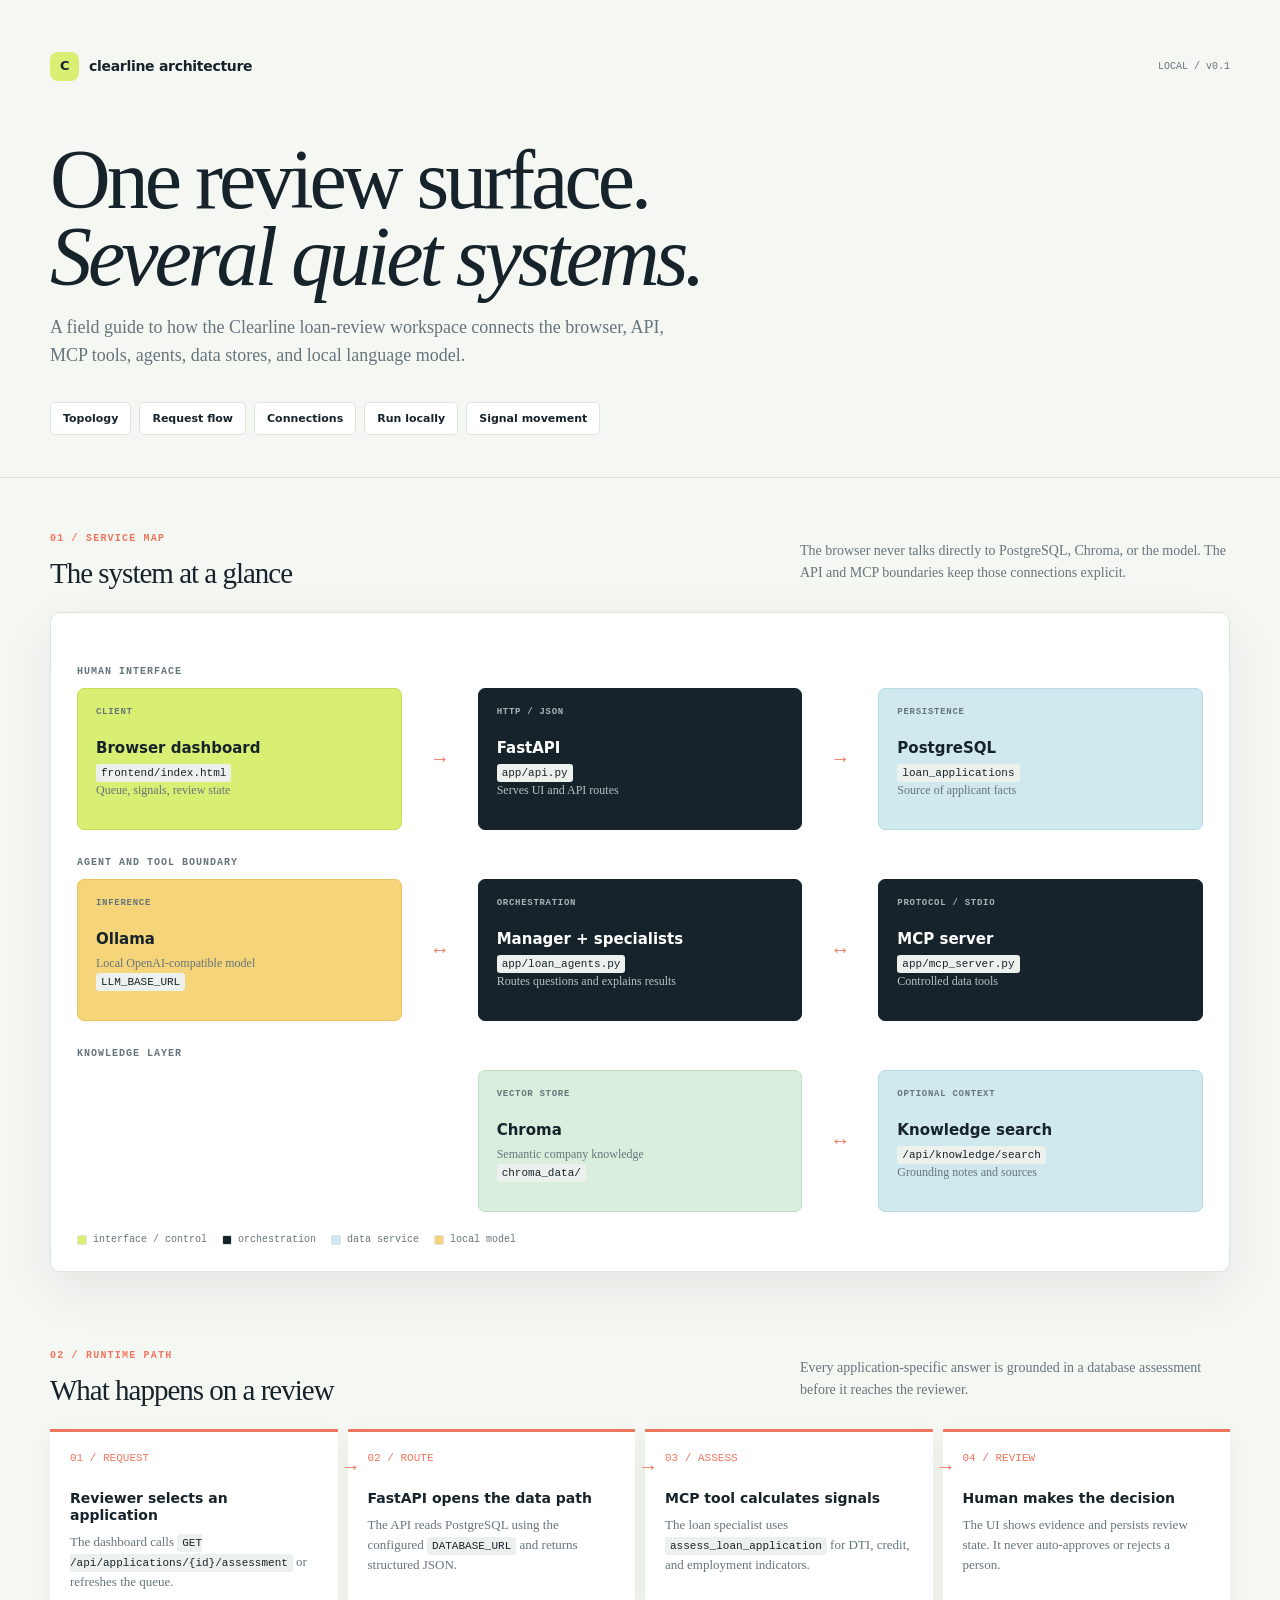
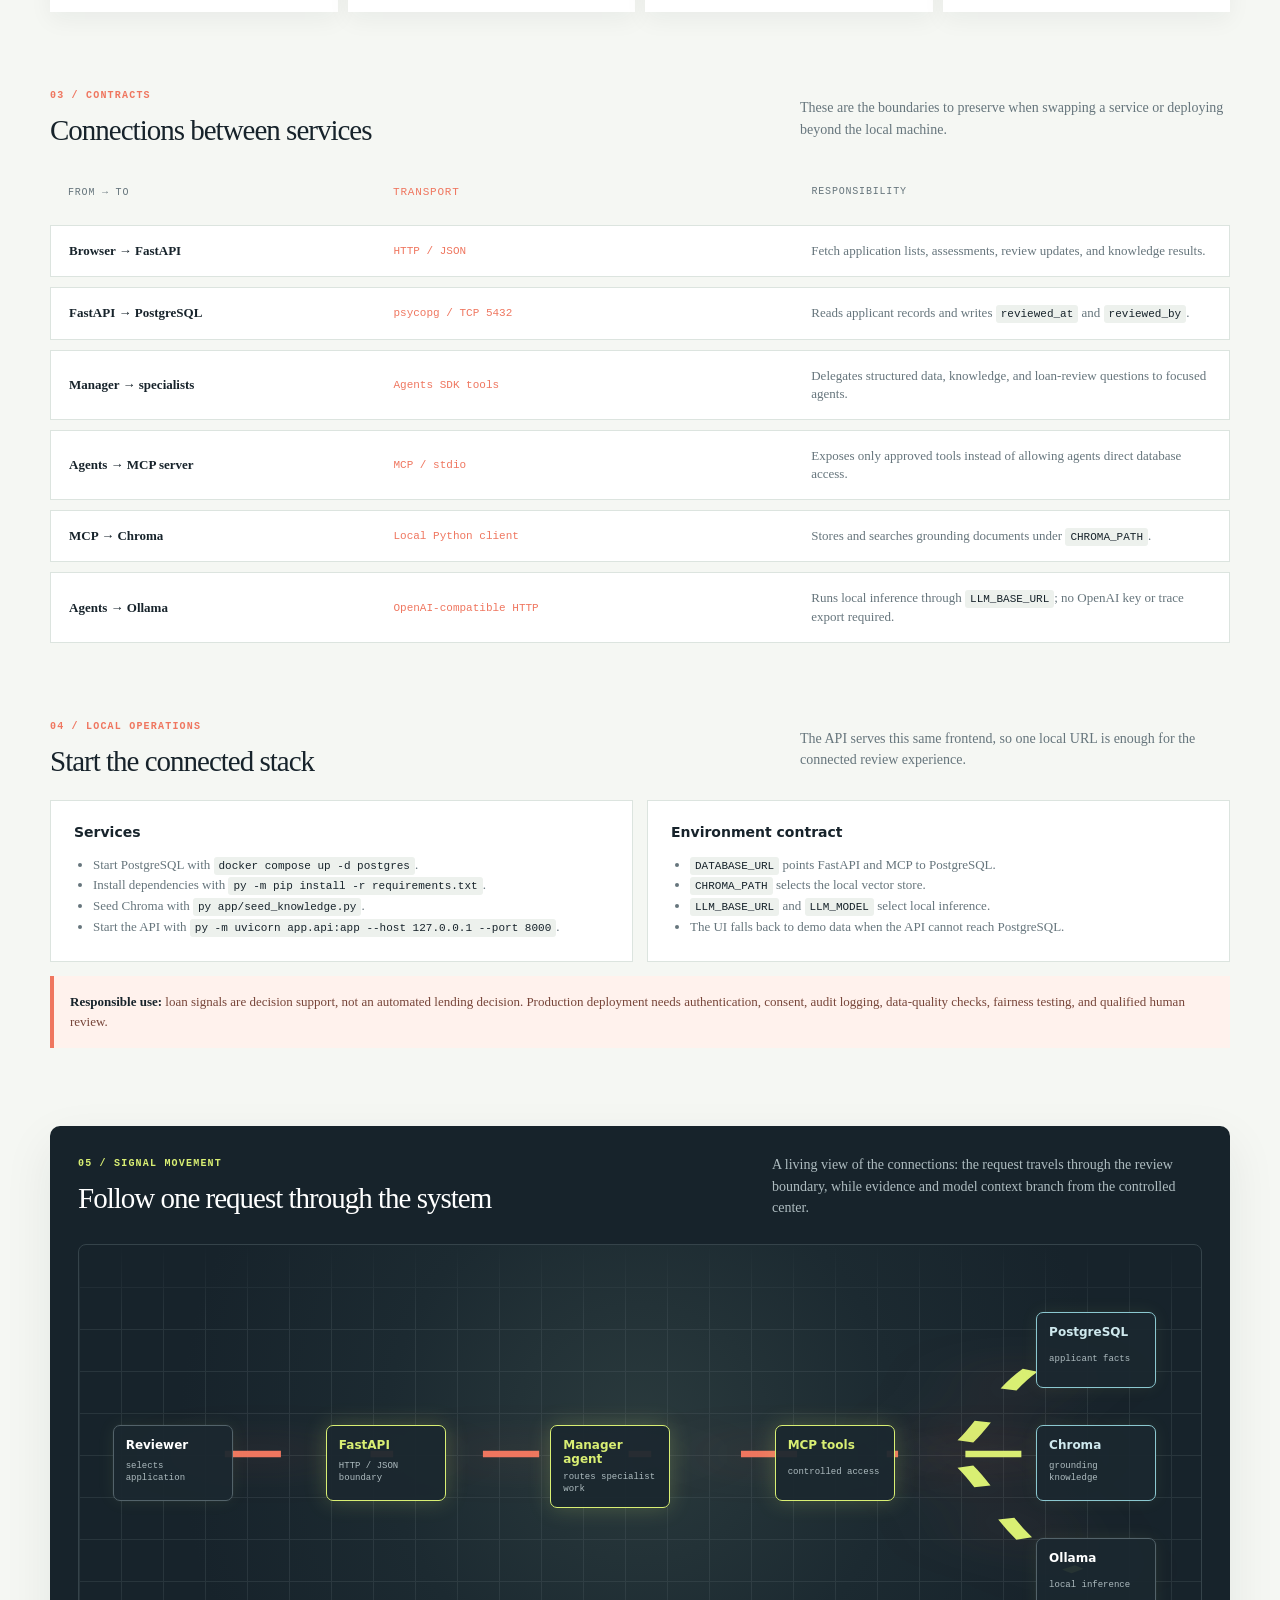
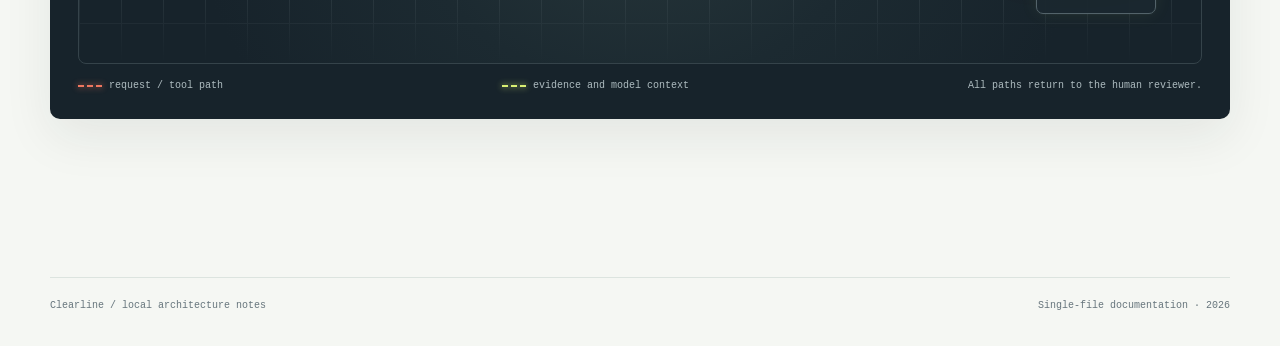
<file: architecture.html>
<!doctype html>
<html lang="en">
<head>
  <meta charset="utf-8">
  <meta name="viewport" content="width=device-width, initial-scale=1">
  <meta name="description" content="Clearline local loan review system architecture documentation">
  <title>Clearline | System architecture</title>
  <style>
    :root {
      --ink: #17232b;
      --muted: #66757c;
      --paper: #f5f7f3;
      --panel: #ffffff;
      --line: #dce4df;
      --lime: #d9ef73;
      --coral: #ef765f;
      --blue: #cfe9ee;
      --gold: #f5d47a;
      --green: #d9eedc;
      --shadow: 0 18px 50px rgba(23, 35, 43, .08);
    }

    * { box-sizing: border-box; }
    html { scroll-behavior: smooth; }
    body { margin: 0; color: var(--ink); background: var(--paper); font-family: Georgia, "Times New Roman", serif; }
    a { color: inherit; }
    .page { width: min(1180px, calc(100% - 40px)); margin: auto; }
    header { padding: 52px 0 42px; border-bottom: 1px solid var(--line); }
    .topline, .nav, .section-head, .legend, .connection-row, .footer { display: flex; align-items: center; }
    .topline { justify-content: space-between; gap: 24px; }
    .brand { display: flex; align-items: center; gap: 10px; font: 800 14px/1.1 ui-sans-serif, system-ui, sans-serif; letter-spacing: -.3px; }
    .brand-mark { display: grid; place-items: center; width: 29px; height: 29px; border-radius: 8px; background: var(--lime); font-size: 13px; }
    .mono { font-family: "Courier New", monospace; }
    .eyebrow { margin: 0 0 12px; color: var(--coral); font: 700 10px/1.2 "Courier New", monospace; letter-spacing: .12em; text-transform: uppercase; }
    h1 { max-width: 780px; margin: 60px 0 17px; font-size: clamp(42px, 7vw, 84px); font-weight: 400; letter-spacing: -4px; line-height: .92; }
    .intro { max-width: 650px; margin: 0; color: var(--muted); font-size: 18px; line-height: 1.6; }
    .nav { gap: 8px; margin-top: 32px; overflow-x: auto; font: 700 11px ui-sans-serif, system-ui, sans-serif; }
    .nav a { padding: 9px 12px; border: 1px solid var(--line); border-radius: 5px; background: var(--panel); text-decoration: none; white-space: nowrap; }
    .nav a:hover { border-color: var(--ink); }
    main { padding: 55px 0 80px; }
    section { margin-bottom: 78px; scroll-margin-top: 24px; }
    .section-head { justify-content: space-between; gap: 20px; margin-bottom: 22px; }
    h2 { margin: 0; font-size: 29px; font-weight: 400; letter-spacing: -1px; }
    h3 { margin: 0 0 8px; font: 800 14px/1.2 ui-sans-serif, system-ui, sans-serif; }
    .section-note { max-width: 430px; margin: 0; color: var(--muted); font-size: 14px; line-height: 1.55; }

    .architecture { padding: 26px; border: 1px solid var(--line); border-radius: 10px; background: var(--panel); box-shadow: var(--shadow); }
    .layer { display: grid; grid-template-columns: 1fr 52px 1fr 52px 1fr; align-items: stretch; gap: 12px; }
    .layer + .layer { margin-top: 12px; }
    .service { min-height: 142px; padding: 18px; border: 1px solid var(--line); border-radius: 7px; background: #fbfcfa; }
    .service.featured { background: var(--ink); color: white; border-color: var(--ink); }
    .service.accent { background: var(--lime); border-color: #c6df57; }
    .service.blue { background: var(--blue); border-color: #b6dce1; }
    .service.gold { background: var(--gold); border-color: #e8c45d; }
    .service.green { background: var(--green); border-color: #c0dfc6; }
    .service-label { margin-bottom: 22px; color: var(--muted); font: 700 9px "Courier New", monospace; letter-spacing: .08em; text-transform: uppercase; }
    .featured .service-label { color: #a7b5b8; }
    .service strong { display: block; margin-bottom: 7px; font: 800 15px/1.2 ui-sans-serif, system-ui, sans-serif; }
    .service p { margin: 0; color: var(--muted); font-size: 12px; line-height: 1.45; }
    .featured p { color: #b7c2c4; }
    .connector { display: grid; place-items: center; color: var(--coral); font: 20px "Courier New", monospace; }
    .layer-caption { margin: 27px 0 11px; color: var(--muted); font: 700 10px "Courier New", monospace; letter-spacing: .1em; text-transform: uppercase; }
    .legend { flex-wrap: wrap; gap: 15px; margin-top: 22px; color: var(--muted); font: 10px "Courier New", monospace; }
    .legend span { display: flex; align-items: center; gap: 6px; }
    .legend i { display: inline-block; width: 10px; height: 10px; border: 1px solid var(--line); border-radius: 2px; background: var(--lime); }
    .legend .human { background: var(--ink); }
    .legend .data { background: var(--blue); }
    .legend .model { background: var(--gold); }

    .flow { display: grid; grid-template-columns: repeat(4, 1fr); gap: 10px; }
    .flow-card { position: relative; padding: 20px; border-top: 3px solid var(--coral); background: var(--panel); box-shadow: 0 8px 22px rgba(23, 35, 43, .05); }
    .flow-card::after { content: "→"; position: absolute; right: -19px; top: 24px; z-index: 1; color: var(--coral); font: 20px "Courier New", monospace; }
    .flow-card:last-child::after { display: none; }
    .flow-number { display: block; margin-bottom: 26px; color: var(--coral); font: 11px "Courier New", monospace; }
    .flow-card p { margin: 0; color: var(--muted); font-size: 13px; line-height: 1.55; }

    .connections { display: grid; gap: 10px; }
    .connection-row { display: grid; grid-template-columns: 1.15fr 1.5fr 1.5fr; gap: 18px; padding: 16px 18px; border: 1px solid var(--line); background: var(--panel); font-size: 13px; }
    .connection-row.header { border: 0; background: transparent; color: var(--muted); font: 10px "Courier New", monospace; letter-spacing: .08em; text-transform: uppercase; }
    .connection-row span:nth-child(2) { color: var(--coral); font-family: "Courier New", monospace; font-size: 11px; }
    .connection-row span:last-child { color: var(--muted); line-height: 1.4; }

    .split { display: grid; grid-template-columns: 1fr 1fr; gap: 14px; }
    .info-card { padding: 23px; border: 1px solid var(--line); background: var(--panel); }
    .info-card p, .info-card li { color: var(--muted); font-size: 13px; line-height: 1.6; }
    .info-card ul { margin: 14px 0 0; padding-left: 19px; }
    code { padding: 3px 5px; border-radius: 3px; background: #edf1ed; color: var(--ink); font: 11px "Courier New", monospace; }
    .callout { margin-top: 14px; padding: 16px; border-left: 4px solid var(--coral); background: #fff2ed; color: #764438; font-size: 13px; line-height: 1.55; }
    .callout strong { color: var(--ink); }

    .flow-map { overflow: hidden; padding: 28px; border-radius: 10px; background: var(--ink); box-shadow: var(--shadow); }
    .flow-map .eyebrow { color: var(--lime); }
    .flow-map h2 { color: white; }
    .flow-map .section-note { color: #aebcc0; }
    .glow-canvas { position: relative; min-height: 420px; margin-top: 25px; border: 1px solid #35434a; border-radius: 8px; background: radial-gradient(circle at 50% 45%, #2a3a3d 0, #1c2a31 42%, #17232b 76%); }
    .glow-canvas::before { content: ""; position: absolute; inset: 0; opacity: .3; background-image: linear-gradient(#526066 1px, transparent 1px), linear-gradient(90deg, #526066 1px, transparent 1px); background-size: 42px 42px; mask-image: linear-gradient(to bottom, transparent, black 18%, black 82%, transparent); }
    .glow-lines { position: absolute; inset: 0; width: 100%; height: 100%; }
    .glow-lines path { fill: none; stroke: var(--coral); stroke-width: 1.5; stroke-dasharray: 5 8; filter: drop-shadow(0 0 5px rgba(239, 118, 95, .85)); animation: pulse-line 3s linear infinite; }
    .glow-lines path.secondary { stroke: var(--lime); animation-delay: -1.5s; }
    @keyframes pulse-line { to { stroke-dashoffset: -52; } }
    .glow-node { position: absolute; z-index: 1; display: grid; gap: 5px; width: 120px; min-height: 76px; padding: 12px; border: 1px solid #53636a; border-radius: 7px; background: rgba(27, 40, 47, .94); color: white; box-shadow: 0 0 0 1px rgba(255,255,255,.02), 0 0 18px rgba(217, 239, 115, .07); }
    .glow-node strong { font: 800 12px ui-sans-serif, system-ui, sans-serif; }
    .glow-node span { color: #aebcc0; font: 9px "Courier New", monospace; line-height: 1.35; }
    .glow-node.main { border-color: var(--lime); box-shadow: 0 0 22px rgba(217, 239, 115, .22); }
    .glow-node.main strong { color: var(--lime); }
    .glow-node.data { border-color: #8bc8d0; }
    .glow-node.data strong { color: var(--blue); }
    .node-reviewer { left: 3%; top: 43%; }
    .node-api { left: 22%; top: 43%; }
    .node-manager { left: 42%; top: 43%; }
    .node-mcp { left: 62%; top: 43%; }
    .node-db { left: 96%; top: 16%; transform: translateX(-100%); }
    .node-chroma { left: 96%; top: 43%; transform: translateX(-100%); }
    .node-ollama { left: 96%; top: 70%; transform: translateX(-100%); }
    .flow-map-footer { display: flex; justify-content: space-between; gap: 20px; margin-top: 16px; color: #aebcc0; font: 10px "Courier New", monospace; }
    .signal-key { display: flex; align-items: center; gap: 7px; }
    .signal-key i { display: block; width: 24px; border-top: 2px dashed var(--coral); filter: drop-shadow(0 0 3px var(--coral)); }
    .signal-key.data i { border-color: var(--lime); filter: drop-shadow(0 0 3px var(--lime)); }

    .footer { justify-content: space-between; gap: 20px; padding: 22px 0 35px; border-top: 1px solid var(--line); color: var(--muted); font: 10px "Courier New", monospace; }
    @media (max-width: 850px) { .layer { grid-template-columns: 1fr; } .connector { min-height: 23px; transform: rotate(90deg); } .flow { grid-template-columns: 1fr 1fr; row-gap: 14px; } .flow-card:nth-child(2)::after { display: none; } .split { grid-template-columns: 1fr; } }
    @media (max-width: 570px) { .page { width: min(100% - 28px, 1180px); } header { padding-top: 28px; } h1 { margin-top: 45px; font-size: 51px; } .intro { font-size: 16px; } .architecture { padding: 14px; } .flow { grid-template-columns: 1fr; } .flow-card::after { display: none; } .connection-row { grid-template-columns: 1fr; gap: 7px; } .connection-row.header { display: none; } .flow-map { padding: 18px; } .glow-canvas { display: grid; gap: 10px; min-height: 0; padding: 16px; background: #1c2a31; } .glow-canvas::before, .glow-lines { display: none; } .glow-node, .node-reviewer, .node-api, .node-manager, .node-mcp, .node-db, .node-chroma, .node-ollama { position: relative; inset: auto; transform: none; width: 100%; min-height: 0; } .glow-node:not(:last-of-type)::after { content: "↓"; position: absolute; bottom: -19px; left: 50%; color: var(--coral); font: 16px "Courier New", monospace; } .flow-map-footer { align-items: flex-start; flex-direction: column; } .footer { align-items: flex-start; flex-direction: column; } }
  </style>
</head>
<body>
  <header>
    <div class="page">
      <div class="topline"><div class="brand"><span class="brand-mark">C</span> clearline architecture</div><span class="mono" style="color:var(--muted);font-size:10px">LOCAL / v0.1</span></div>
      <h1>One review surface.<br><em>Several quiet systems.</em></h1>
      <p class="intro">A field guide to how the Clearline loan-review workspace connects the browser, API, MCP tools, agents, data stores, and local language model.</p>
      <nav class="nav" aria-label="Documentation sections"><a href="#topology">Topology</a><a href="#flow">Request flow</a><a href="#connections">Connections</a><a href="#operations">Run locally</a><a href="#flow-map">Signal movement</a></nav>
    </div>
  </header>

  <main class="page">
    <section id="topology">
      <div class="section-head"><div><p class="eyebrow">01 / Service map</p><h2>The system at a glance</h2></div><p class="section-note">The browser never talks directly to PostgreSQL, Chroma, or the model. The API and MCP boundaries keep those connections explicit.</p></div>
      <div class="architecture" role="img" aria-label="Architecture diagram showing browser dashboard connected to FastAPI, MCP server, agents, PostgreSQL, Chroma, and Ollama">
        <p class="layer-caption">Human interface</p>
        <div class="layer"><div class="service accent"><div class="service-label">Client</div><strong>Browser dashboard</strong><p><code>frontend/index.html</code><br>Queue, signals, review state</p></div><div class="connector">→</div><div class="service featured"><div class="service-label">HTTP / JSON</div><strong>FastAPI</strong><p><code>app/api.py</code><br>Serves UI and API routes</p></div><div class="connector">→</div><div class="service blue"><div class="service-label">Persistence</div><strong>PostgreSQL</strong><p><code>loan_applications</code><br>Source of applicant facts</p></div></div>
        <p class="layer-caption">Agent and tool boundary</p>
        <div class="layer"><div class="service gold"><div class="service-label">Inference</div><strong>Ollama</strong><p>Local OpenAI-compatible model<br><code>LLM_BASE_URL</code></p></div><div class="connector">↔</div><div class="service featured"><div class="service-label">Orchestration</div><strong>Manager + specialists</strong><p><code>app/loan_agents.py</code><br>Routes questions and explains results</p></div><div class="connector">↔</div><div class="service featured"><div class="service-label">Protocol / stdio</div><strong>MCP server</strong><p><code>app/mcp_server.py</code><br>Controlled data tools</p></div></div>
        <p class="layer-caption">Knowledge layer</p>
        <div class="layer"><div></div><div></div><div class="service green"><div class="service-label">Vector store</div><strong>Chroma</strong><p>Semantic company knowledge<br><code>chroma_data/</code></p></div><div class="connector">↔</div><div class="service blue"><div class="service-label">Optional context</div><strong>Knowledge search</strong><p><code>/api/knowledge/search</code><br>Grounding notes and sources</p></div></div>
        <div class="legend"><span><i></i> interface / control</span><span><i class="human"></i> orchestration</span><span><i class="data"></i> data service</span><span><i class="model"></i> local model</span></div>
      </div>
    </section>

    <section id="flow">
      <div class="section-head"><div><p class="eyebrow">02 / Runtime path</p><h2>What happens on a review</h2></div><p class="section-note">Every application-specific answer is grounded in a database assessment before it reaches the reviewer.</p></div>
      <div class="flow">
        <article class="flow-card"><span class="flow-number">01 / REQUEST</span><h3>Reviewer selects an application</h3><p>The dashboard calls <code>GET /api/applications/{id}/assessment</code> or refreshes the queue.</p></article>
        <article class="flow-card"><span class="flow-number">02 / ROUTE</span><h3>FastAPI opens the data path</h3><p>The API reads PostgreSQL using the configured <code>DATABASE_URL</code> and returns structured JSON.</p></article>
        <article class="flow-card"><span class="flow-number">03 / ASSESS</span><h3>MCP tool calculates signals</h3><p>The loan specialist uses <code>assess_loan_application</code> for DTI, credit, and employment indicators.</p></article>
        <article class="flow-card"><span class="flow-number">04 / REVIEW</span><h3>Human makes the decision</h3><p>The UI shows evidence and persists review state. It never auto-approves or rejects a person.</p></article>
      </div>
    </section>

    <section id="connections">
      <div class="section-head"><div><p class="eyebrow">03 / Contracts</p><h2>Connections between services</h2></div><p class="section-note">These are the boundaries to preserve when swapping a service or deploying beyond the local machine.</p></div>
      <div class="connections">
        <div class="connection-row header"><span>From → to</span><span>Transport</span><span>Responsibility</span></div>
        <div class="connection-row"><strong>Browser → FastAPI</strong><span>HTTP / JSON</span><span>Fetch application lists, assessments, review updates, and knowledge results.</span></div>
        <div class="connection-row"><strong>FastAPI → PostgreSQL</strong><span>psycopg / TCP 5432</span><span>Reads applicant records and writes <code>reviewed_at</code> and <code>reviewed_by</code>.</span></div>
        <div class="connection-row"><strong>Manager → specialists</strong><span>Agents SDK tools</span><span>Delegates structured data, knowledge, and loan-review questions to focused agents.</span></div>
        <div class="connection-row"><strong>Agents → MCP server</strong><span>MCP / stdio</span><span>Exposes only approved tools instead of allowing agents direct database access.</span></div>
        <div class="connection-row"><strong>MCP → Chroma</strong><span>Local Python client</span><span>Stores and searches grounding documents under <code>CHROMA_PATH</code>.</span></div>
        <div class="connection-row"><strong>Agents → Ollama</strong><span>OpenAI-compatible HTTP</span><span>Runs local inference through <code>LLM_BASE_URL</code>; no OpenAI key or trace export required.</span></div>
      </div>
    </section>

    <section id="operations">
      <div class="section-head"><div><p class="eyebrow">04 / Local operations</p><h2>Start the connected stack</h2></div><p class="section-note">The API serves this same frontend, so one local URL is enough for the connected review experience.</p></div>
      <div class="split">
        <article class="info-card"><h3>Services</h3><ul><li>Start PostgreSQL with <code>docker compose up -d postgres</code>.</li><li>Install dependencies with <code>py -m pip install -r requirements.txt</code>.</li><li>Seed Chroma with <code>py app/seed_knowledge.py</code>.</li><li>Start the API with <code>py -m uvicorn app.api:app --host 127.0.0.1 --port 8000</code>.</li></ul></article>
        <article class="info-card"><h3>Environment contract</h3><ul><li><code>DATABASE_URL</code> points FastAPI and MCP to PostgreSQL.</li><li><code>CHROMA_PATH</code> selects the local vector store.</li><li><code>LLM_BASE_URL</code> and <code>LLM_MODEL</code> select local inference.</li><li>The UI falls back to demo data when the API cannot reach PostgreSQL.</li></ul></article>
      </div>
      <div class="callout"><strong>Responsible use:</strong> loan signals are decision support, not an automated lending decision. Production deployment needs authentication, consent, audit logging, data-quality checks, fairness testing, and qualified human review.</div>
    </section>

    <section class="flow-map" id="flow-map">
      <div class="section-head"><div><p class="eyebrow">05 / Signal movement</p><h2>Follow one request through the system</h2></div><p class="section-note">A living view of the connections: the request travels through the review boundary, while evidence and model context branch from the controlled center.</p></div>
      <div class="glow-canvas" role="img" aria-label="Glowing flow diagram from reviewer through API, manager, MCP server, and connected services">
        <svg class="glow-lines" viewBox="0 0 100 100" preserveAspectRatio="none" aria-hidden="true">
          <path d="M 13 50 C 18 50, 20 50, 28 50"></path>
          <path d="M 36 50 C 42 50, 44 50, 51 50"></path>
          <path d="M 59 50 C 64 50, 66 50, 73 50"></path>
          <path class="secondary" d="M 79 47 C 82 39, 83 29, 89 25"></path>
          <path class="secondary" d="M 79 50 C 83 50, 84 50, 89 50"></path>
          <path class="secondary" d="M 79 53 C 82 61, 83 72, 89 78"></path>
        </svg>
        <div class="glow-node node-reviewer"><strong>Reviewer</strong><span>selects application</span></div>
        <div class="glow-node main node-api"><strong>FastAPI</strong><span>HTTP / JSON boundary</span></div>
        <div class="glow-node main node-manager"><strong>Manager agent</strong><span>routes specialist work</span></div>
        <div class="glow-node main node-mcp"><strong>MCP tools</strong><span>controlled access</span></div>
        <div class="glow-node data node-db"><strong>PostgreSQL</strong><span>applicant facts</span></div>
        <div class="glow-node data node-chroma"><strong>Chroma</strong><span>grounding knowledge</span></div>
        <div class="glow-node node-ollama"><strong>Ollama</strong><span>local inference</span></div>
      </div>
      <div class="flow-map-footer"><span class="signal-key"><i></i> request / tool path</span><span class="signal-key data"><i></i> evidence and model context</span><span>All paths return to the human reviewer.</span></div>
    </section>
  </main>

  <footer class="page footer"><span>Clearline / local architecture notes</span><span>Single-file documentation · 2026</span></footer>
</body>
</html>
</file>
